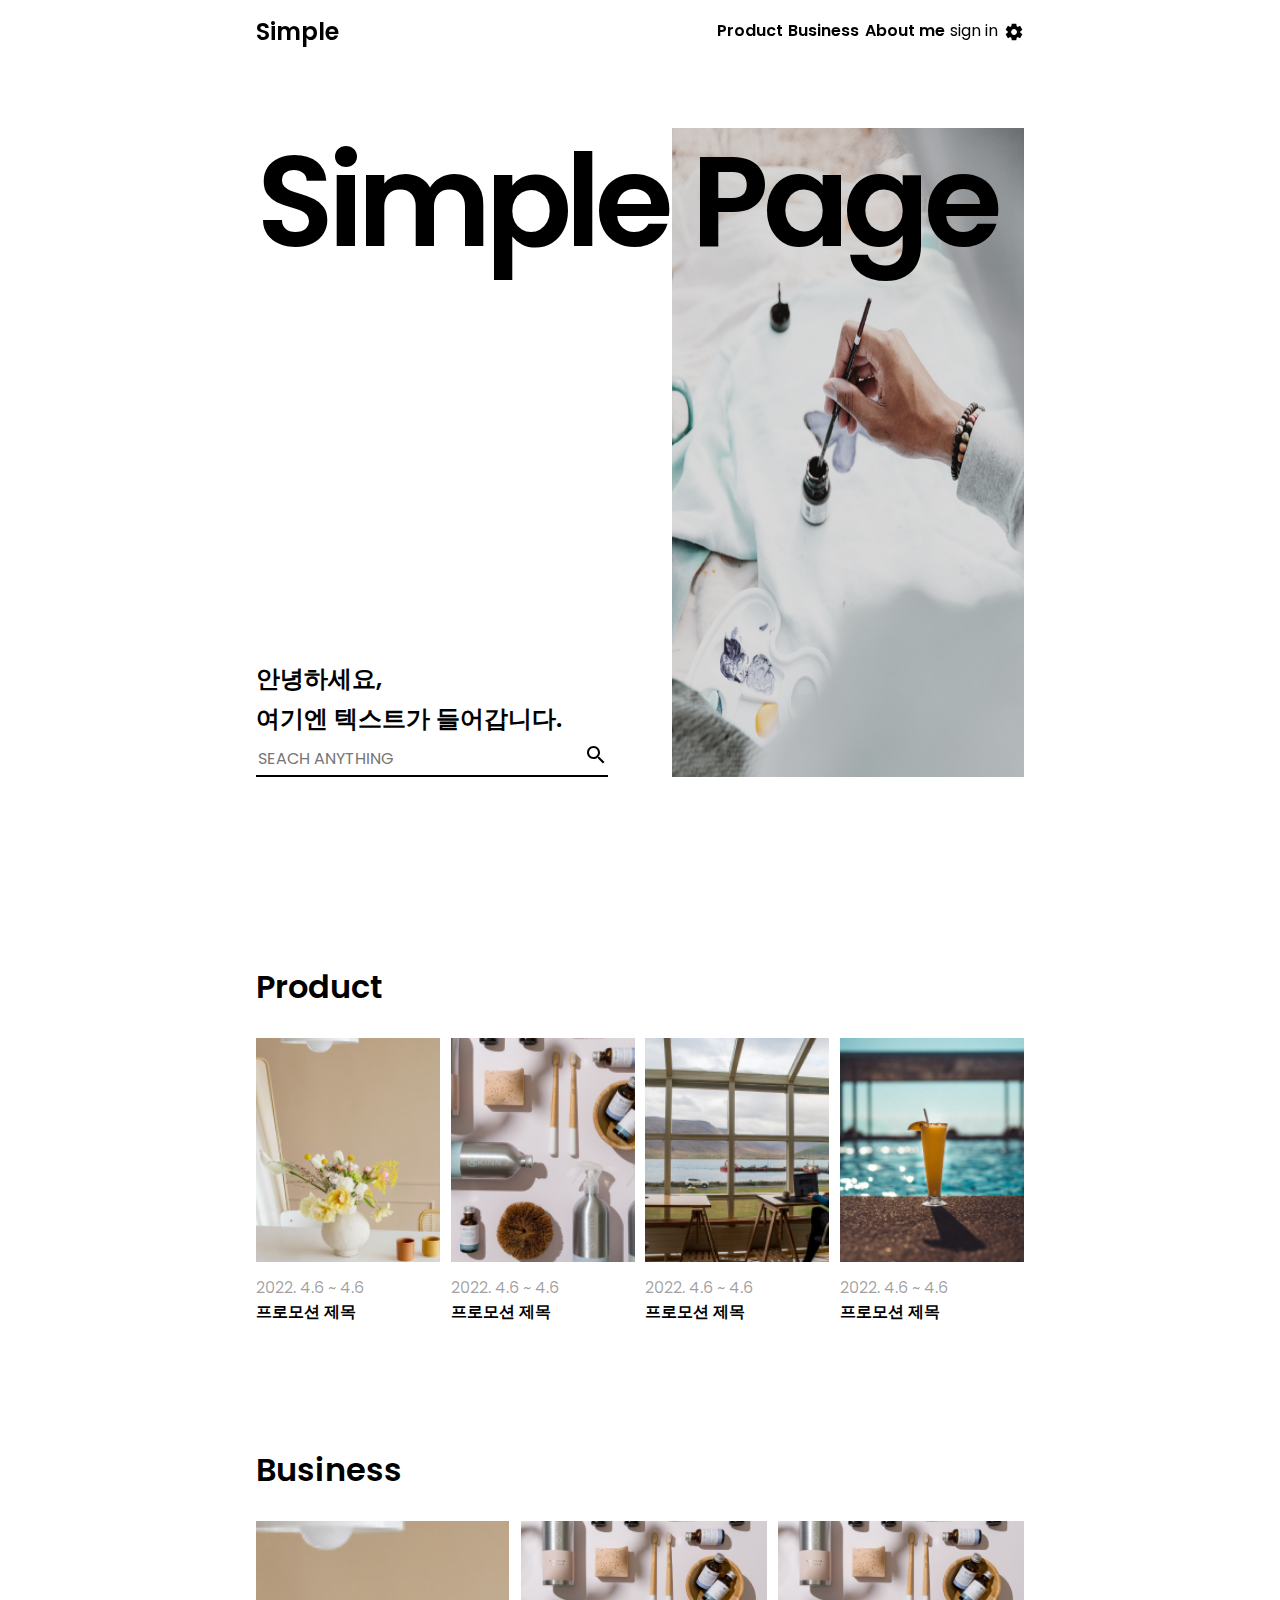
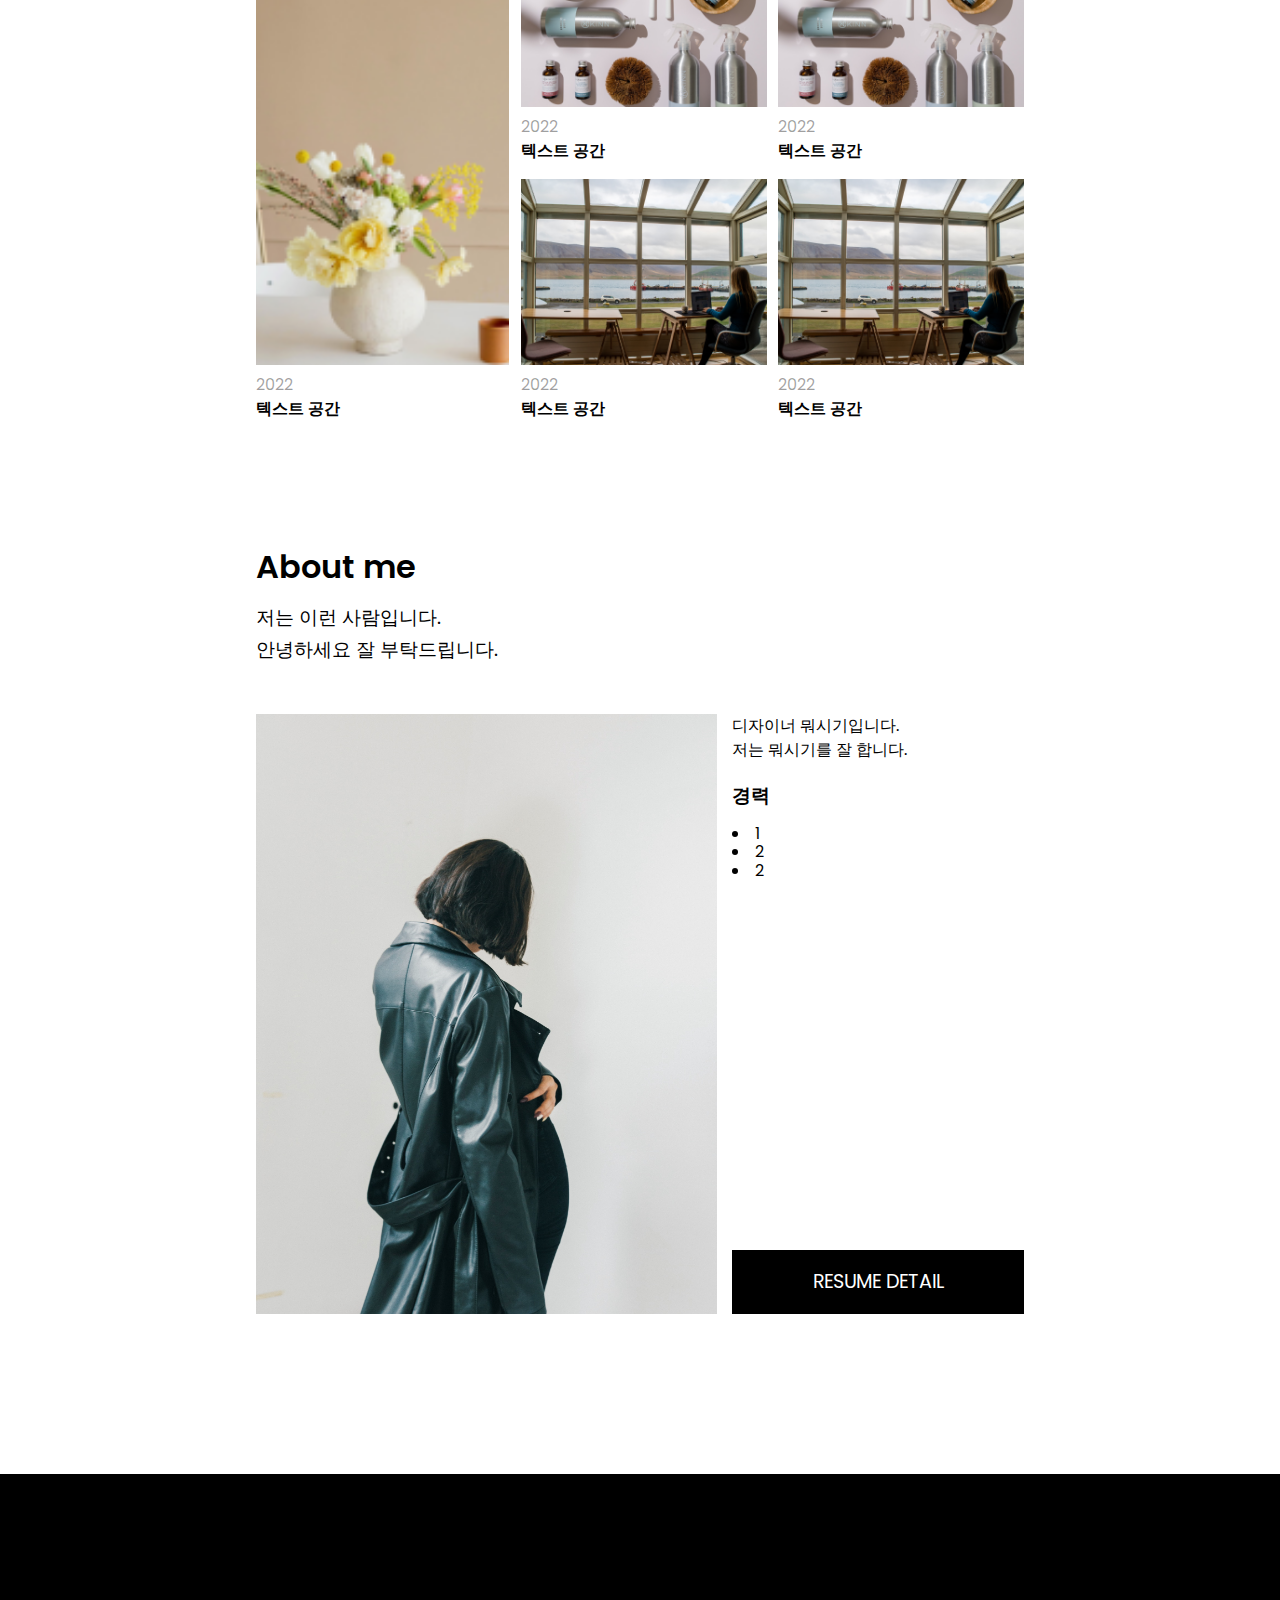
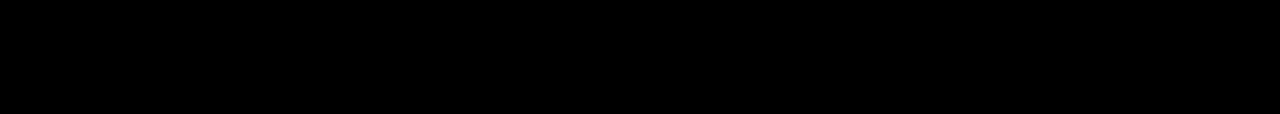
<file: index.html>
<!DOCTYPE html>
<html lang="en">
  <head>
    <meta charset="UTF-8" />
    <meta name="viewport" content="width=device-width, initial-scale=1.0" />
    <meta property="og:url" content="https://hsb-dev.github.io/">
    <meta property="og:title" content="준혁 하이">
    <meta property="og:type" content="website">
    <meta property="og:image" content="./icons/material-symbols_settings.svg">
    <meta property="og:description" content="하이">
    <title>simple</title>
    <link rel="stylesheet" href="./css/main1.css" />
    <link rel="stylesheet" href="./css/normalize.css" />
    <script src="https://ajax.googleapis.com/ajax/libs/jquery/1.11.3/jquery.min.js"></script>
  </head>
  <body>
    <nav class="header">
      <div class="logo"><span>Simple</span></div>
      <div class="menu">
        <span>Product</span>
        <span>Business</span>
        <span>About me</span>
        <span style="font-weight: 400">sign in</span>
        <img
          src="./icons/material-symbols_settings.svg"
          style="width: 20px; height: 20px"
        />
      </div>
    </nav>
    <div class="main">
      <div class="content-area">
        <div class="content-area-left">
          <span>Simple Page</span>
          <div class="content-area-left_intro">
            <span>안녕하세요,</span>
            <span>여기엔 텍스트가 들어갑니다.</span>
          </div>
          <div class="content-area-left_input">
            <input type="text" placeholder="SEACH ANYTHING" />
            <div style="height: 100%; float: right">
              <img src="./icons/search.svg" style="margin-top: 0.25rem" />
            </div>
          </div>
        </div>
        <div class="content-area-right">
          <img src="./img/unsplash_FRx3fRlVzZQ.png" />
        </div>
      </div>

      <div class="product-area">
        <span>Product</span>
        <div class="product-area-container">
          <div class="product-area-container_ctn">
            <img src="./img/1.png" class="product-img" /><span
              >2022. 4.6 ~ 4.6</span
            ><br /><span>프로모션 제목</span>
          </div>
          <div class="product-area-container_ctn">
            <img src="./img/2.png" class="product-img" /><span
              >2022. 4.6 ~ 4.6</span
            ><br /><span>프로모션 제목</span>
          </div>
          <div class="product-area-container_ctn">
            <img src="./img/3.png" class="product-img" /><span
              >2022. 4.6 ~ 4.6</span
            ><br /><span>프로모션 제목</span>
          </div>
          <div class="product-area-container_ctn">
            <img src="./img/4.png" class="product-img" /><span
              >2022. 4.6 ~ 4.6</span
            ><br /><span>프로모션 제목</span>
          </div>
        </div>
      </div>

      <div class="business-area">
        <span>Business</span>
        <div class="business-area-container">
          <div class="business-area-content1">
            <img src="./img/1.png" class="business-img" />
            <span style="margin-top: 0.5rem; color: #00000060">2022</span
            ><span style="font-weight: 600">텍스트 공간</span>
          </div>

          <div class="business-area-content2" style="width: 32%">
            <div class="business-area-container_ctn">
              <img src="./img/2.png" class="business-img" />
              <span>2022</span><span>텍스트 공간</span>
            </div>
            <div class="business-area-container_ctn">
              <img
                src="./img/3.png"
                class="business-img"
                style="margin-top: 1rem"
              />
              <span>2022</span><span>텍스트 공간</span>
            </div>
          </div>

          <div class="business-area-content2" style="width: 32%">
            <div class="business-area-container_ctn">
              <img src="./img/2.png" class="business-img" />
              <span>2022</span><span>텍스트 공간</span>
            </div>
            <div class="business-area-container_ctn" style="margin-top: 1rem">
              <img src="./img/3.png" class="business-img" />
              <span>2022</span><span>텍스트 공간</span>
            </div>
          </div>
        </div>
      </div>

      <div class="about-area">
        <span>About me</span>
        <span>저는 이런 사람입니다.<br />안녕하세요 잘 부탁드립니다.</span>

        <div class="about-area-content">
          <img src="./img/about_me_img.jpeg" />
          <div class="about-introduce">
            <div class="intro-text">
              <span>디자이너 뭐시기입니다.</span>
              <span>저는 뭐시기를 잘 합니다.</span>
            </div>
            <div class="career">
              <ul>
                <h3>경력</h3>
                <li>1</li>
                <li>2</li>
                <li>2</li>
              </ul>
            </div>
            <button class="button-resume-detail">RESUME DETAIL</button>
          </div>
        </div>
      </div>
    </div>
    <footer></footer>
    <script>
      $(function () {
        let lastScrollTop = 0;
        const delta = 15;

        $(window).scroll(function (event) {
          const st = $(this).scrollTop();
          if (Math.abs(lastScrollTop - st) <= delta) return;
          if (st > lastScrollTop && lastScrollTop > 0) {
            $(".header").addClass("nav-up");
          } else {
            $(".header").removeClass("nav-up");
          }
          lastScrollTop = st;
        });
      });
    </script>
  </body>
</html>
</file>
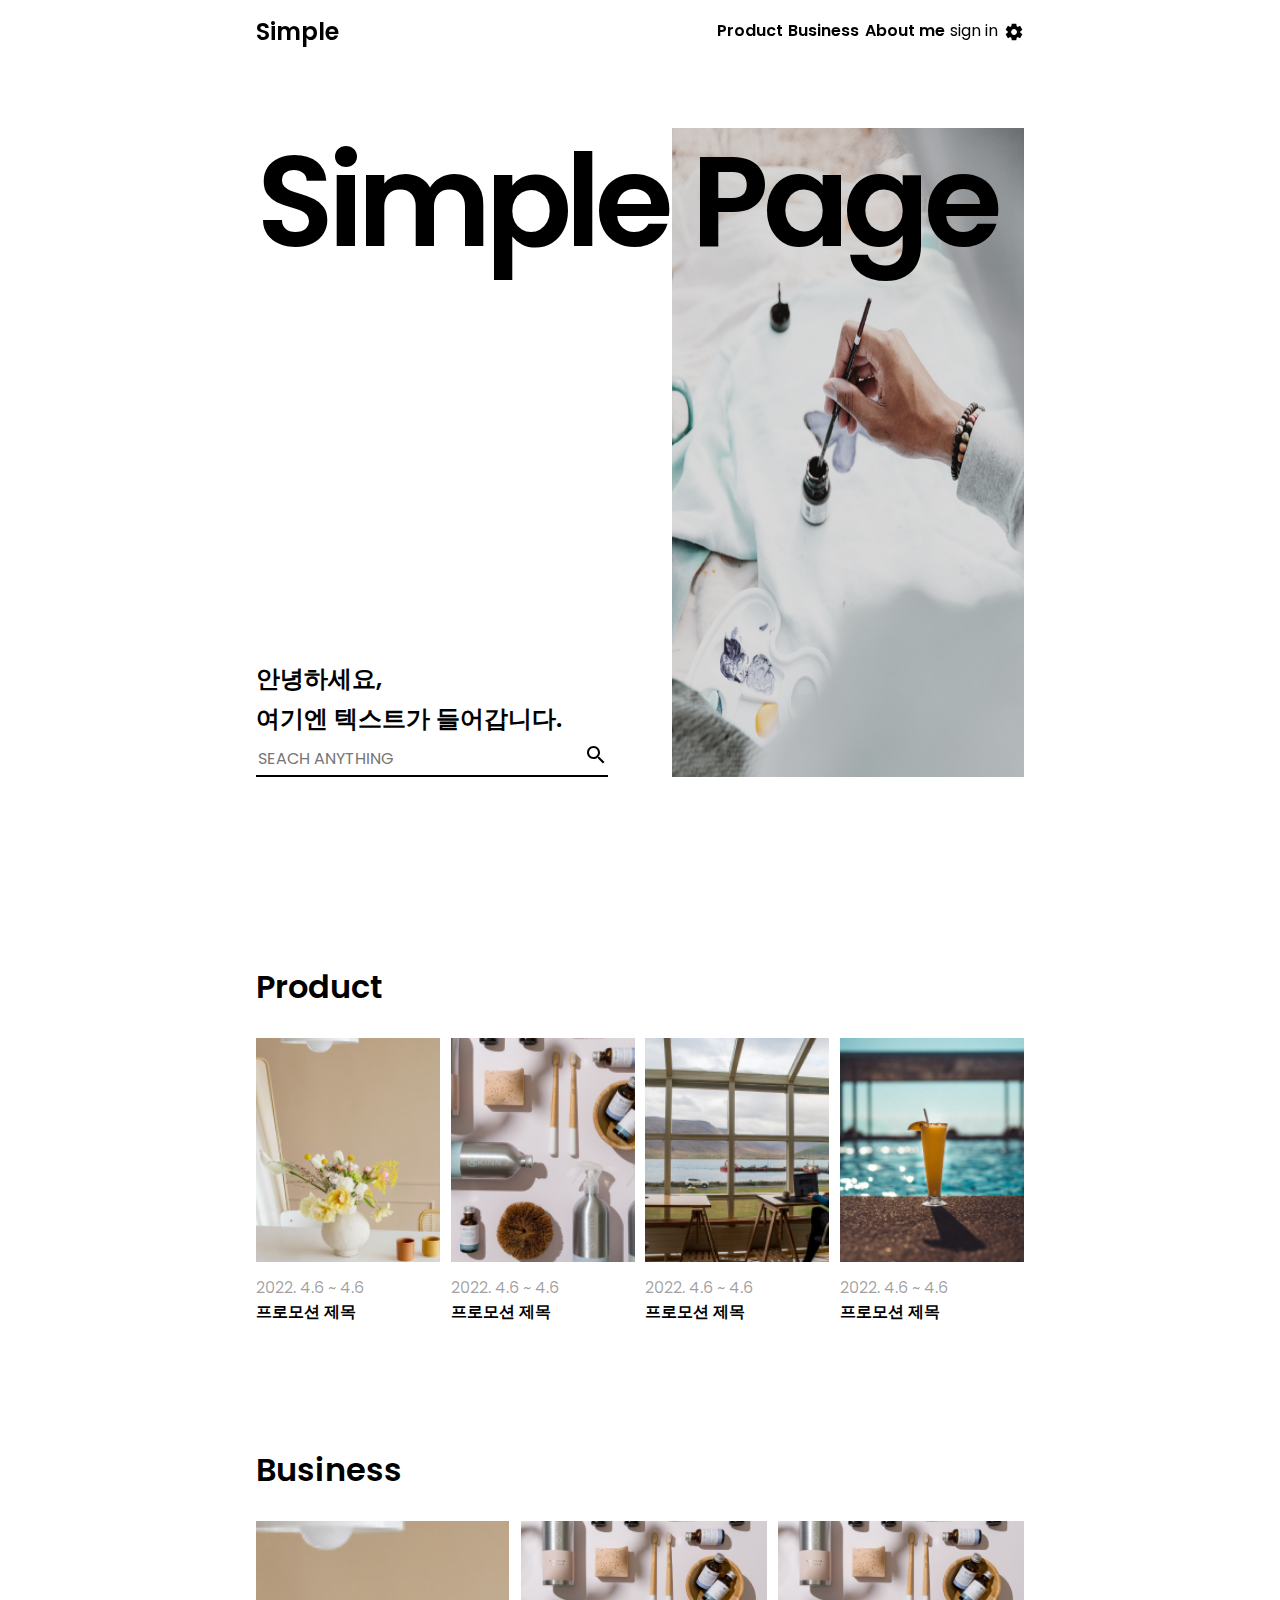
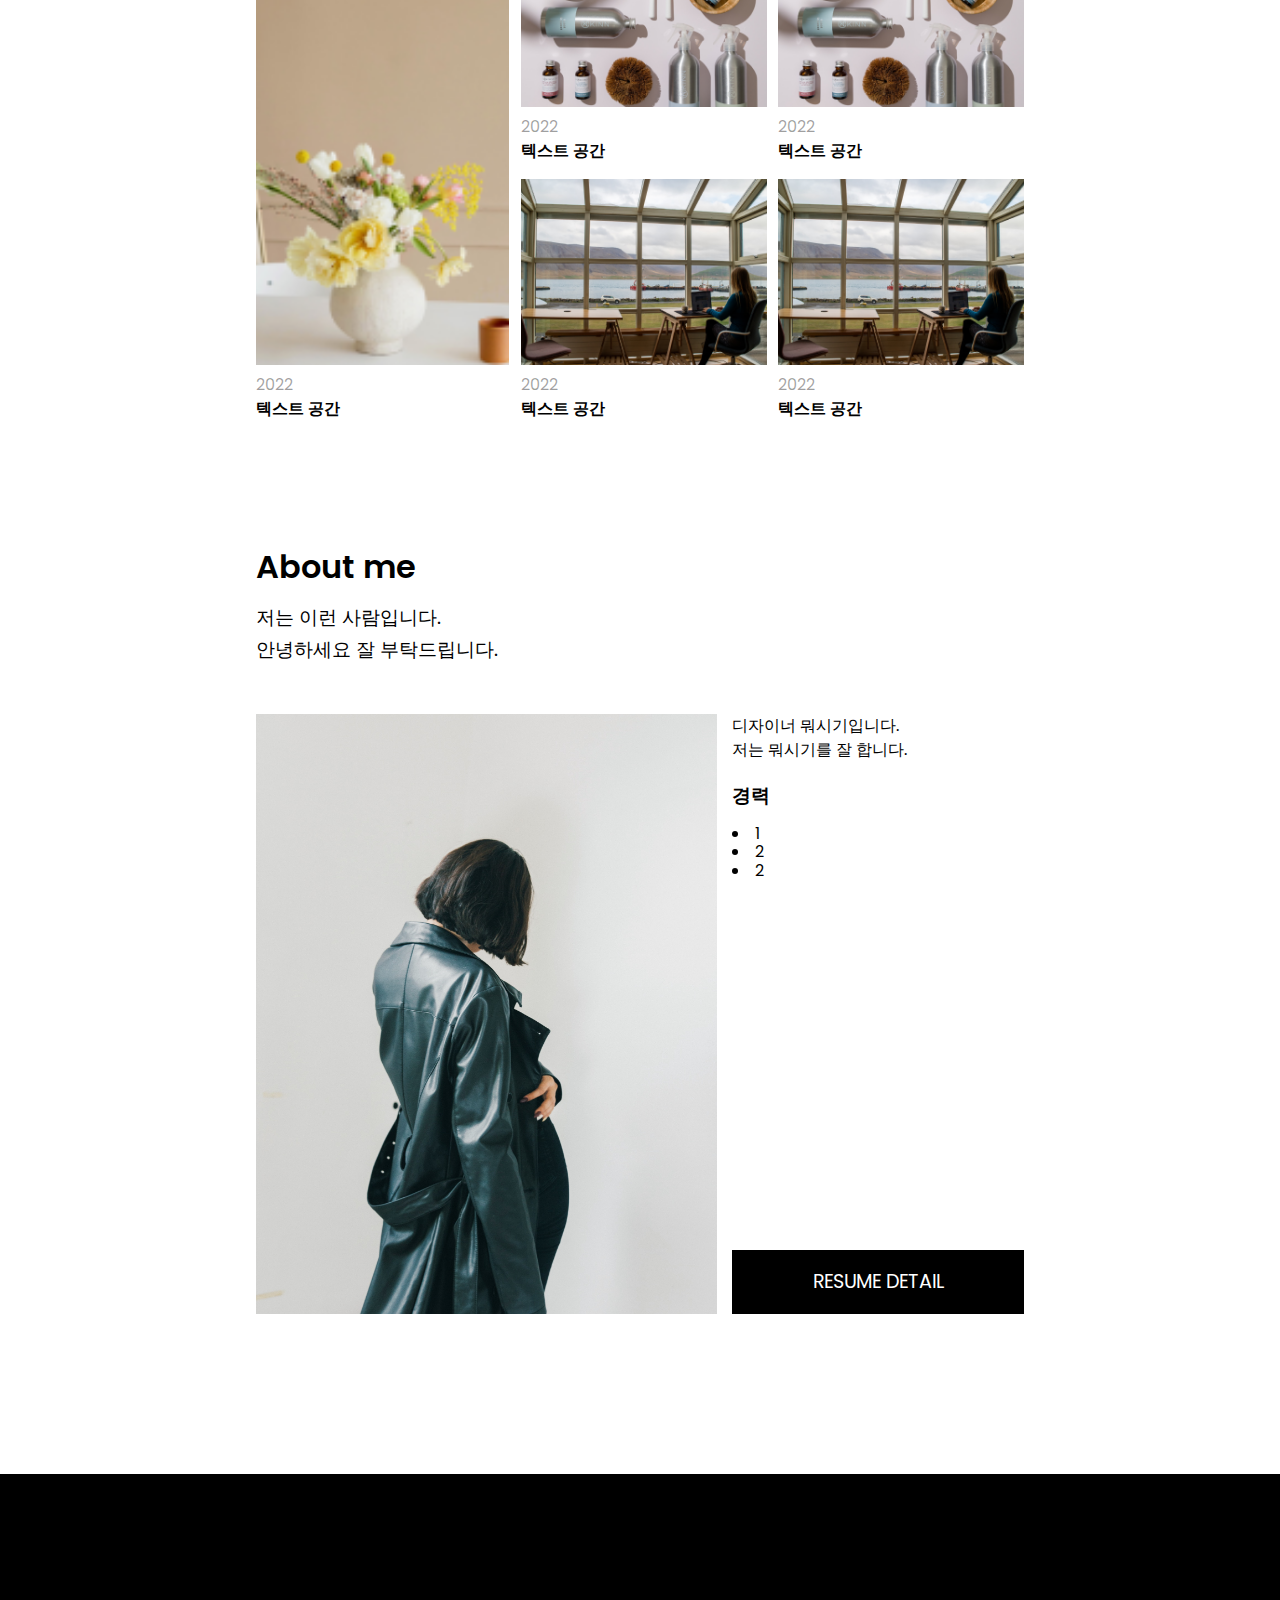
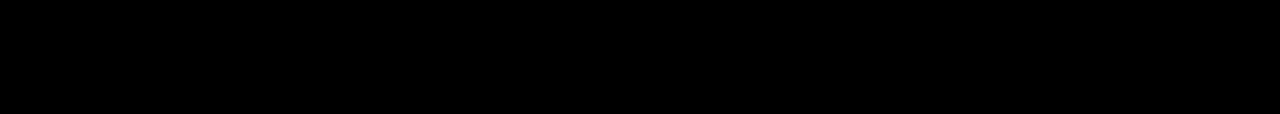
<file: simple-index.html>
<!DOCTYPE html>
<html lang="en">
  <head>
    <meta charset="UTF-8" />
    <meta name="viewport" content="width=device-width, initial-scale=1.0" />
    <title>simple</title>
    <link rel="stylesheet" href="./css/main1.css" />
    <link rel="stylesheet" href="./css/normalize.css" />
    <script src="https://ajax.googleapis.com/ajax/libs/jquery/1.11.3/jquery.min.js"></script>
  </head>
  <body>
    <nav class="header">
      <div class="logo"><span>Simple</span></div>
      <div class="menu">
        <span>Product</span>
        <span>Business</span>
        <span>About me</span>
        <span style="font-weight: 400">sign in</span>
        <img
          src="./icons/material-symbols_settings.svg"
          style="width: 20px; height: 20px"
        />
      </div>
    </nav>
    <div class="main">
      <div class="content-area">
        <div class="content-area-left">
          <span>Simple Page</span>
          <div class="content-area-left_intro">
            <span>안녕하세요,</span>
            <span>여기엔 텍스트가 들어갑니다.</span>
          </div>
          <div class="content-area-left_input">
            <input type="text" placeholder="SEACH ANYTHING" />
            <div style="height: 100%; float: right">
              <img src="./icons/search.svg" style="margin-top: 0.25rem" />
            </div>
          </div>
        </div>
        <div class="content-area-right">
          <img src="./img/unsplash_FRx3fRlVzZQ.png" />
        </div>
      </div>

      <div class="product-area">
        <span>Product</span>
        <div class="product-area-container">
          <div class="product-area-container_ctn">
            <img src="./img/1.png" class="product-img" /><span
              >2022. 4.6 ~ 4.6</span
            ><br /><span>프로모션 제목</span>
          </div>
          <div class="product-area-container_ctn">
            <img src="./img/2.png" class="product-img" /><span
              >2022. 4.6 ~ 4.6</span
            ><br /><span>프로모션 제목</span>
          </div>
          <div class="product-area-container_ctn">
            <img src="./img/3.png" class="product-img" /><span
              >2022. 4.6 ~ 4.6</span
            ><br /><span>프로모션 제목</span>
          </div>
          <div class="product-area-container_ctn">
            <img src="./img/4.png" class="product-img" /><span
              >2022. 4.6 ~ 4.6</span
            ><br /><span>프로모션 제목</span>
          </div>
        </div>
      </div>

      <div class="business-area">
        <span>Business</span>
        <div class="business-area-container">
          <div class="business-area-content1">
            <img src="./img/1.png" class="business-img" />
            <span style="margin-top: 0.5rem; color: #00000060">2022</span
            ><span style="font-weight: 600">텍스트 공간</span>
          </div>

          <div class="business-area-content2" style="width: 32%">
            <div class="business-area-container_ctn">
              <img src="./img/2.png" class="business-img" />
              <span>2022</span><span>텍스트 공간</span>
            </div>
            <div class="business-area-container_ctn">
              <img
                src="./img/3.png"
                class="business-img"
                style="margin-top: 1rem"
              />
              <span>2022</span><span>텍스트 공간</span>
            </div>
          </div>

          <div class="business-area-content2" style="width: 32%">
            <div class="business-area-container_ctn">
              <img src="./img/2.png" class="business-img" />
              <span>2022</span><span>텍스트 공간</span>
            </div>
            <div class="business-area-container_ctn" style="margin-top: 1rem">
              <img src="./img/3.png" class="business-img" />
              <span>2022</span><span>텍스트 공간</span>
            </div>
          </div>
        </div>
      </div>

      <div class="about-area">
        <span>About me</span>
        <span>저는 이런 사람입니다.<br />안녕하세요 잘 부탁드립니다.</span>

        <div class="about-area-content">
          <img src="./img/about_me_img.jpeg" />
          <div class="about-introduce">
            <div class="intro-text">
              <span>디자이너 뭐시기입니다.</span>
              <span>저는 뭐시기를 잘 합니다.</span>
            </div>
            <div class="career">
              <ul>
                <h3>경력</h3>
                <li>1</li>
                <li>2</li>
                <li>2</li>
              </ul>
            </div>
            <button class="button-resume-detail">RESUME DETAIL</button>
          </div>
        </div>
      </div>
    </div>
    <footer></footer>
    <script>
      $(function () {
        let lastScrollTop = 0;
        const delta = 15;

        $(window).scroll(function (event) {
          const st = $(this).scrollTop();
          if (Math.abs(lastScrollTop - st) <= delta) return;
          if (st > lastScrollTop && lastScrollTop > 0) {
            $(".header").addClass("nav-up");
          } else {
            $(".header").removeClass("nav-up");
          }
          lastScrollTop = st;
        });
      });
    </script>
  </body>
</html>
</file>
<file: css/main1.css>
@import url("https://fonts.googleapis.com/css2?family=Poppins:wght@400;600&display=swap");

ul {
  margin: 0;
  padding: 0;
}

li {
  list-style-position: inside;
}

span {
  display: inline-block;
}

body {
  font-family: "Poppins", sans-serif;
}

.header {
  display: flex;
  width: 100%;
  height: 4rem;
  margin-left: auto;
  margin-right: auto;
  padding-left: 16rem;
  padding-right: 16rem;
  background: #ffffff90;
  box-sizing: border-box;
  position: fixed;
  top: 0;
  z-index: 99;
  transition: top 0.3s ease-in-out;
}

.nav-up {
  top: -4rem;
}

footer {
  height: 15rem;
  background: #000;
  margin-top: 10rem;
  margin-left: auto;
  margin-right: auto;
  padding-left: 16rem;
  padding-right: 16rem;
  display: block;
}

.main {
  margin-top: 8rem;
  margin-left: auto;
  margin-right: auto;
  padding-left: 16rem;
  padding-right: 16rem;

  display: block;
}

/* buttons */

.button-resume-detail {
  width: 100%;
  height: 4rem;
  color: white;
  background: #000;
  font-size: 1.2rem;
  font-weight: 400;
  line-height: 1.8rem;
  border: 0px;
}

/* main */

.logo {
  width: 60%;
  margin: auto 0;
}

.logo > span {
  font-weight: 600;
  font-size: 1.5rem;
}

.menu {
  display: flex;
  width: 40%;
  margin: auto 0;
  justify-content: space-between;
}

.menu > span {
  font-weight: 600;
  font-size: 1rem;
}

.content-area {
  display: flex;
  width: 100%;
}

.content-area-left {
  display: flex;
  flex-direction: column;
  width: 50%;
  overflow: visible;
  z-index: 1;
  justify-content: space-between;
}

.content-area-left > span:nth-child(1) {
  font-size: 8rem;
  font-weight: 600;
  letter-spacing: -0.4rem;
  white-space: nowrap;
}

.content-area-left_intro {
  display: flex;
  flex-direction: column;
  font-size: 1.5rem;
  line-height: 2.5rem;
  font-weight: 600;
  margin-top: 24rem;
}

.content-area-left_input {
  width: 22rem;
  height: 2.25rem;
  border: 0px;
  border-bottom: 2px black solid;
}

.content-area-left_input > input {
  width: 90%;
  height: 2.25rem;
  border: 0px;
  background: #ffffff00;
}

.content-area-right {
  width: 50%;
  padding-left: 2rem;
}

.content-area-right > img {
  width: 100%;
  height: 100%;
}

/* product */

.product-area {
  width: 100%;
  margin-top: 12rem;
}

.product-area > span {
  font-size: 2rem;
  font-weight: 600;
}

.product-area-container {
  margin-top: 2rem;
  display: flex;
  justify-content: space-between;
}

.product-area-container_ctn {
  width: 24%;
}

.product-img {
  width: 100%;
  height: 14rem;
  object-fit: cover;
  margin-bottom: 0.6rem;
}

.product-area-container_ctn span {
  line-height: 1.5rem;
}

.product-area-container_ctn > span:nth-last-child(1) {
  font-weight: 600;
}

.product-area-container_ctn > span:nth-child(2) {
  color: #00000060;
}

/*business*/

.business-area {
  width: 100%;
  margin-top: 8rem;
}

.business-area > span {
  font-size: 2rem;
  font-weight: 600;
}

.business-area-container span {
  line-height: 1.5rem;
}

.business-area-container {
  margin-top: 2rem;
  width: 100%;
  display: flex;
  justify-content: space-between;
  line-height: 24px;
}

.business-area-content1 {
  display: flex;
  flex-direction: column;
  width: 33%;
}

.business-area-content1 > img {
  width: 100%;
  height: 95%;
  object-fit: cover;
}

.business-area-content2 {
  display: flex;
  flex-direction: column;
  justify-content: space-between;
}

.business-area-container_ctn {
  display: flex;
  flex-direction: column;
  justify-content: space-between;
}

.business-area-container_ctn > span:nth-child(2) {
  margin-top: 0.5rem;
  color: #00000060;
}

.business-area-container_ctn > span:nth-child(3) {
  font-weight: 600;
}

/*about me*/

.about-area {
  width: 100%;
  margin-top: 8rem;
  display: flex;
  flex-direction: column;
}

.about-area-content {
  width: 100%;
  display: flex;
  justify-content: space-between;
}

.about-area-content > img {
  width: 60%;
  height: 600px;
  object-fit: cover;
  margin-top: 3rem;
}

.about-area > span:nth-child(1) {
  font-size: 2rem;
  font-weight: 600;
}

.about-area > span:nth-child(2) {
  margin-top: 1rem;
  font-size: 1.2rem;
  font-weight: 400;
  line-height: 2rem;
}

.about-introduce {
  margin-top: 3rem;
  width: 38%;
  display: flex;
  flex-direction: column;
  justify-content: space-between;
}

.intro-text {
  line-height: 1.5rem;
  font-size: 1rem;
  display: flex;
  flex-direction: column;
}

.career {
  height: 80%;
}
</file>
